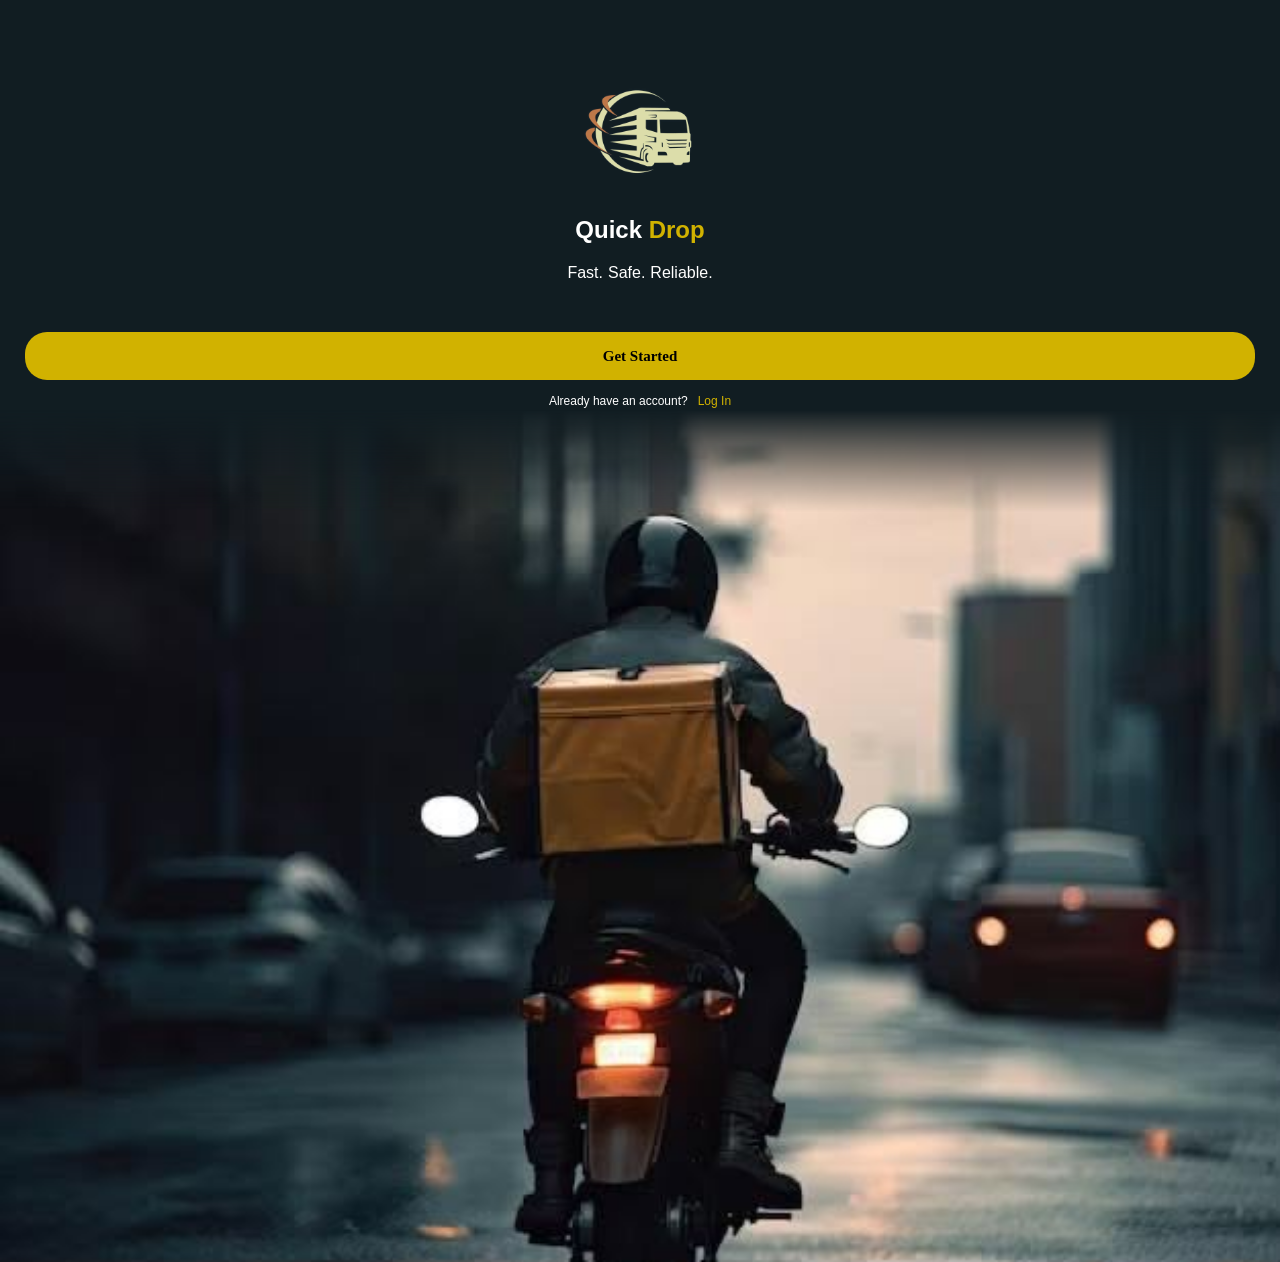
<file: index.html>
<!DOCTYPE html>
<html>
  <head>
    <meta charset="UTF8">
    <meta name="viewport" content="width=device-width, initial-scale=1.0">
    <title>
      Quick- Drop
    </title>
    <link rel="stylesheet" href="open-page.css">
  </head>
  <body style="margin: 0;">
    <div class="open-page-container">
      <section class="first-section-open-page">
        <img class="logistic-logo" src="images/f264d269-b7c5-4185-a832-a4b4c445e74c.jpg" alt="Delivery truck logo">
        <h1 class="brand-name">
          Quick <span class="b-n-span">Drop</span>
        </h1>
        <div class="slogan-container">
          <p class="brand-slogan">
            Fast.
          </p>
          <p class="brand-slogan">
            Safe.
          </p>
          <p class="brand-slogan">
            Reliable.
          </p>
        </div>
      </section>
      <section class="third-section-open-page">
        <section class="second-section-open-page">
          <a class="get-started" href="login.html#signup">
            Get Started
          </a>
          <div class="login-container">
            <p class="if-you-have-an-account">
              Already have an account?
            </p>
            <a class="login" href="login.html">Log In</a>
          </div>
        </section>
        <img class="open-page-hero-image" src="images/b937d7ac-d3d4-4a0b-a6aa-92dd03483c29.jpg" alt="Quick Drop delivery service">
      </section>
    </div>
  </body>
</html>
</file>
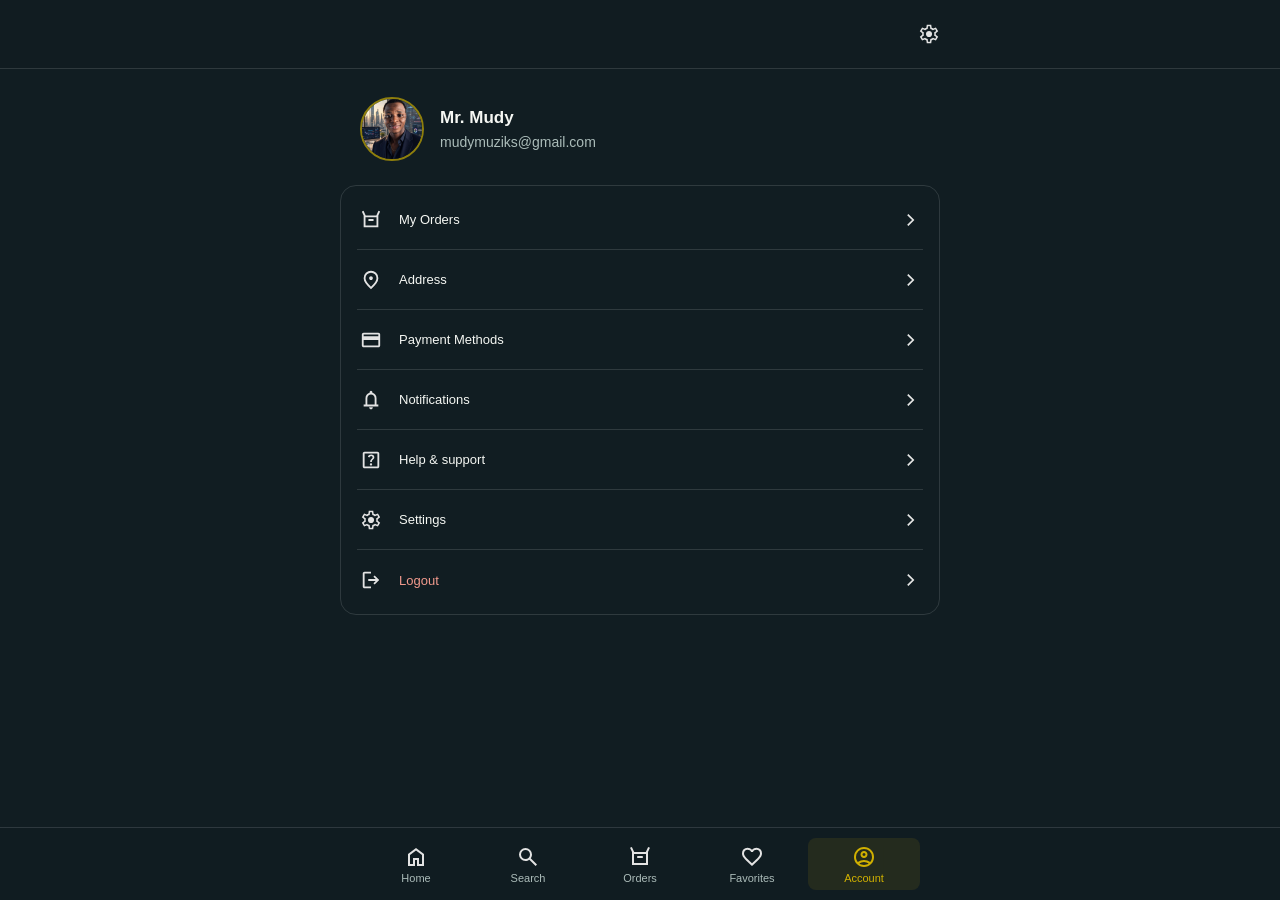
<file: account.html>
<!DOCTYPE html>
<html>
  <head>
    <meta charset="UTF-8">
    <meta name="viewport" content="width=device-width, initial-scale=1.0">
    <title>Account-Page</title>
    <link rel="stylesheet" href="account.css">
  </head>
  <body>
    <header class="account-header">
      <div class="account-header-content">
        <img class="account-settings-icon" src="images/logistic navs/settings_37dp_E3E3E3_FILL0_wght400_GRAD0_opsz40.svg" alt="Settings">
      </div>
    </header>

    <main>
      <div class="account-content">
        <section class="account-profile" aria-label="Profile">
          <div class="account-avatar-wrap">
            <img class="account-avatar" src="images/0f3cef7f-cca3-482f-bbc7-264b839abbe5.jpg" alt="">
          </div>
          <div class="account-profile-details">
            <p class="account-name">Mr. Mudy</p>
            <a class="account-email" href="mailto:mudymuziks@gmail.com">mudymuziks@gmail.com</a>
          </div>
        </section>
        <section class="account-menu" aria-label="Account options">
          <div class="account-menu-list">
            <a class="account-menu-item" href="#orders">
              <span class="account-menu-icon"><img src="images/logistic navs/orders_24dp_E3E3E3_FILL0_wght400_GRAD0_opsz24.svg" alt=""></span>
              <span class="account-menu-label">My Orders</span>
              <span class="account-menu-trailing"><img src="images/logistic navs/keyboard_arrow_right_37dp_E3E3E3_FILL0_wght400_GRAD0_opsz40.svg" alt=""></span>
            </a>
            <a class="account-menu-item" href="#address">
              <span class="account-menu-icon"><img src="images/logistic navs/location_on_24dp_E3E3E3_FILL0_wght400_GRAD0_opsz24.svg" alt=""></span>
              <span class="account-menu-label">Address</span>
              <span class="account-menu-trailing"><img src="images/logistic navs/keyboard_arrow_right_37dp_E3E3E3_FILL0_wght400_GRAD0_opsz40.svg" alt=""></span>
            </a>
            <a class="account-menu-item" href="#payment-methods">
              <span class="account-menu-icon"><img src="images/logistic navs/credit_card_24dp_E3E3E3_FILL0_wght400_GRAD0_opsz24.svg" alt=""></span>
              <span class="account-menu-label">Payment Methods</span>
              <span class="account-menu-trailing"><img src="images/logistic navs/keyboard_arrow_right_37dp_E3E3E3_FILL0_wght400_GRAD0_opsz40.svg" alt=""></span>
            </a>
            <a class="account-menu-item" href="#notifications">
              <span class="account-menu-icon"><img src="images/logistic navs/notifications_24dp_E3E3E3_FILL0_wght400_GRAD0_opsz24.svg" alt=""></span>
              <span class="account-menu-label">Notifications</span>
              <span class="account-menu-trailing"><img src="images/logistic navs/keyboard_arrow_right_37dp_E3E3E3_FILL0_wght400_GRAD0_opsz40.svg" alt=""></span>
            </a>
            <a class="account-menu-item" href="#help">
              <span class="account-menu-icon"><img src="images/logistic navs/help_center_24dp_E3E3E3_FILL0_wght400_GRAD0_opsz24.svg" alt=""></span>
              <span class="account-menu-label">Help &amp; support</span>
              <span class="account-menu-trailing"><img src="images/logistic navs/keyboard_arrow_right_37dp_E3E3E3_FILL0_wght400_GRAD0_opsz40.svg" alt=""></span>
            </a>
            <a class="account-menu-item" href="#settings">
              <span class="account-menu-icon"><img src="images/logistic navs/settings_37dp_E3E3E3_FILL0_wght400_GRAD0_opsz40.svg" alt=""></span>
              <span class="account-menu-label">Settings</span>
              <span class="account-menu-trailing"><img src="images/logistic navs/keyboard_arrow_right_37dp_E3E3E3_FILL0_wght400_GRAD0_opsz40.svg" alt=""></span>
            </a>
            <a class="account-menu-item account-logout" href="login.html" data-logout>
              <span class="account-menu-icon"><img src="images/logistic navs/logout_24dp_E3E3E3_FILL0_wght400_GRAD0_opsz24.svg" alt=""></span>
              <span class="account-menu-label">Logout</span>
              <span class="account-menu-trailing"><img src="images/logistic navs/keyboard_arrow_right_37dp_E3E3E3_FILL0_wght400_GRAD0_opsz40.svg" alt=""></span>
            </a>
          </div>
        </section>
      </div>
    </main>

    
    <nav class="bottom-navigation" aria-label="Primary navigation">
      <div class="bottom-navigation-items">
        <a class="bottom-navigation-item" href="home-page.html">
          <img class="bottom-navigation-icon" src="images/logistic navs/home_24dp_E3E3E3_FILL0_wght400_GRAD0_opsz24.svg" alt="">
          <span class="bottom-navigation-label">Home</span>
        </a>
        <a class="bottom-navigation-item" href="home-page.html#search">
          <img class="bottom-navigation-icon" src="images/logistic navs/search_24dp_E3E3E3_FILL0_wght400_GRAD0_opsz24.svg" alt="">
          <span class="bottom-navigation-label">Search</span>
        </a>
        <a class="bottom-navigation-item" href="home-page.html#orders">
          <img class="bottom-navigation-icon" src="images/logistic navs/orders_24dp_E3E3E3_FILL0_wght400_GRAD0_opsz24.svg" alt="">
          <span class="bottom-navigation-label">Orders</span>
        </a>
        <a class="bottom-navigation-item" href="home-page.html#favorites">
          <img class="bottom-navigation-icon" src="images/logistic navs/favorite_24dp_E3E3E3_FILL0_wght400_GRAD0_opsz24.svg" alt="">
          <span class="bottom-navigation-label">Favorites</span>
        </a>
        <a class="bottom-navigation-item active-navigation-item" href="account.html" aria-current="page">
          <img class="bottom-navigation-icon" src="images/logistic navs/account_circle_24dp_E3E3E3_FILL0_wght400_GRAD0_opsz24.svg" alt="">
          <span class="bottom-navigation-label">Account</span>
        </a>
      </div>
    </nav>
    <script src="account.js"></script>
  </body>
</html>
</file>
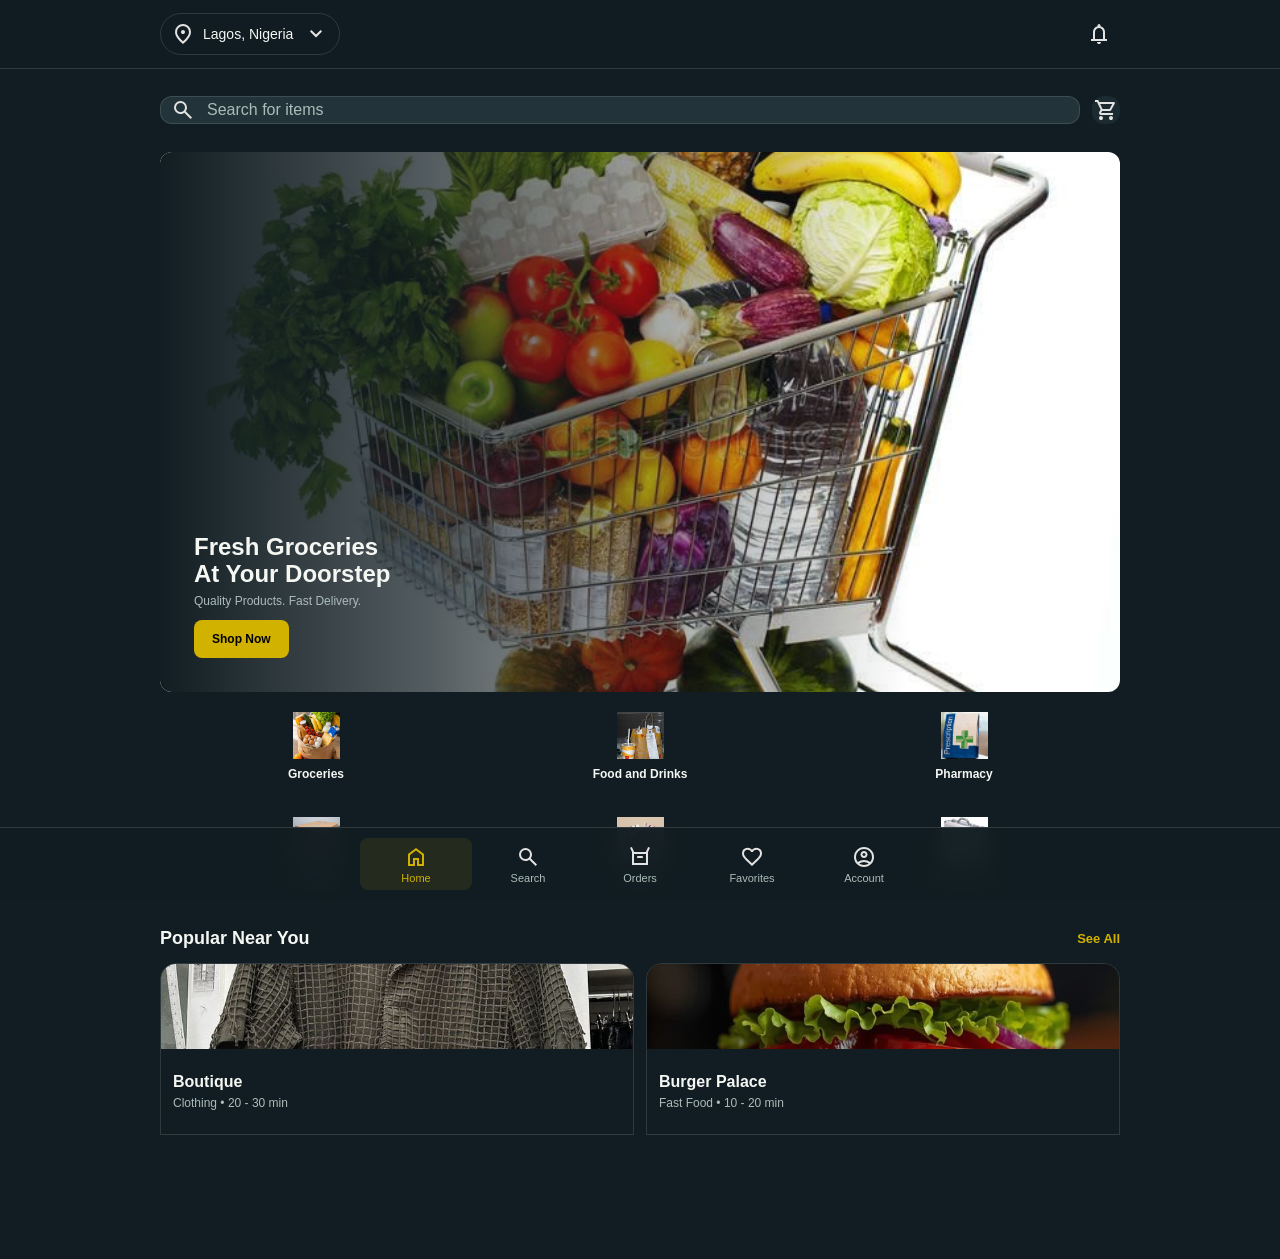
<file: home-page.html>
<!DOCTYPE html>
<html>
  <head>
    <meta charset="UTF-8">
    <meta name="viewport" content="width=device-width, initial-scale=1.0">
    <title>
      Home-Page
    </title>
    <link rel="stylesheet" href="home.css">
  </head>
  <body>
    <header class="home-header">
      <div class="home-header-content">
        <section class="location-section">
          <div class="location-selector">
            <img class="location-icon" src="images/logistic navs/location_on_24dp_E3E3E3_FILL0_wght400_GRAD0_opsz24.svg" alt="Location">
            <span class="location-name">Lagos, Nigeria</span>
            <button class="location-dropdown-button" type="button" aria-label="Choose your Nigerian city" aria-expanded="false" aria-controls="city-menu">
              <img class="location-dropdown-icon" src="images/logistic navs/keyboard_arrow_down_24dp_E3E3E3_FILL0_wght400_GRAD0_opsz24.svg" alt="">
            </button>
            <div class="city-menu" id="city-menu" role="listbox" aria-label="Nigerian cities">
              <button class="city-option selected-city" type="button" role="option" aria-selected="true" data-city="Lagos, Nigeria">Lagos, Nigeria</button>
              <button class="city-option" type="button" role="option" aria-selected="false" data-city="Abuja, Nigeria">Abuja, Nigeria</button>
              <button class="city-option" type="button" role="option" aria-selected="false" data-city="Ibadan, Nigeria">Ibadan, Nigeria</button>
              <button class="city-option" type="button" role="option" aria-selected="false" data-city="Port Harcourt, Nigeria">Port Harcourt, Nigeria</button>
              <button class="city-option" type="button" role="option" aria-selected="false" data-city="Kano, Nigeria">Kano, Nigeria</button>
              <button class="city-option" type="button" role="option" aria-selected="false" data-city="Benin City, Nigeria">Benin City, Nigeria</button>
              <button class="city-option" type="button" role="option" aria-selected="false" data-city="Enugu, Nigeria">Enugu, Nigeria</button>
            </div>
          </div>
        </section>
        <section class="notification-section">
          <img class="notification-icon" src="images/logistic navs/notifications_24dp_E3E3E3_FILL0_wght400_GRAD0_opsz24.svg" alt="Notifications">
        </section>
      </div>
    </header>

    <main class="home-main">
      <div class="home-content">
        <section class="search-section" id="search" aria-label="Search products and stores">
          <div class="search-container">
            <div class="search-input-container">
              <img class="search-icon" src="images/logistic navs/search_24dp_E3E3E3_FILL0_wght400_GRAD0_opsz24.svg" alt="Search">
              <input class="search-input" type="search" placeholder="Search for items" aria-label="Search for items">
            </div>
          </div>
          <div class="cart-container">
            <img class="cart-icon" src="images/logistic navs/shopping_cart_24dp_E3E3E3_FILL0_wght400_GRAD0_opsz24.svg" alt="Shopping cart">
          </div>
        </section>


        <section class="promo-section">
          <div class="featured-promo-container">
            <img class="featured-promo-image" src="images/for home/49cfdb4f-94a4-46c2-b6d6-3da782d354d7.jpg" alt="Featured delivery offer">

            <div class="featured-promo-content">
              <h3 class="featured-promo-title">Fresh Groceries<br>At Your Doorstep</h3>
              <p class="featured-promo-description">Quality Products. Fast Delivery.</p>
              <button class="featured-promo-button" type="button">Shop Now</button>
            </div>
          </div>


          <div class="promo-grid">
            <div class="promo-card promo-card-one">
              <img class="promo-image" src="images/for home/734d681b-d34c-47ec-b3e1-96ca08c65d96.jpg" alt="Delivery offer">
              <p class="promo-card-name">Groceries</p>
            </div>

            <div class="promo-card promo-card-two">
              <img class="promo-image" src="images/for home/860cfc65-ab24-4aba-a5df-177d65a6602d.jpg" alt="Delivery offer">
              <p class="promo-card-name">Food and Drinks</p>
            </div>

            <div class="promo-card promo-card-three">
              <img class="promo-image" src="images/for home/01606cce-df94-4ba6-a603-e238a24326db.jpg" alt="Delivery offer">
              <p class="promo-card-name">Pharmacy</p>
            </div>

            <div class="promo-card promo-card-four">
              <img class="promo-image" src="images/for home/92784eff-bc96-4226-927d-33b035bec6b9.jpg" alt="Delivery offer">
              <p class="promo-card-name">Packages</p>
            </div>

            <div class="promo-card promo-card-five">
              <img class="promo-image" src="images/for home/68d859fc-eac9-4c61-a119-ff4f36ea73e1.jpg" alt="Delivery offer">
              <p class="promo-card-name">Retails</p>
            </div>

            <div class="promo-card promo-card-six">
              <img class="promo-image" src="images/for home/d65db220-2750-441e-b793-56e176d4379f.jpg" alt="Delivery offer">
              <p class="promo-card-name">Documents</p>
            </div>
          </div>
        </section>
        <section class="popular-section">
          <div class="popular-section-header">
            <div class="popular-title">Popular Near You</div>
            <div class="see-all-link">See All</div>
          </div>
          <div class="popular-items-grid">

            <div class="popular-item popular-item-one">
              <div class="popular-item-image-container">
                <img class="popular-item-image" src="images/9b473279-ccb8-4645-85fa-ec7adfeac8a8.jpg" alt="Popular delivery item">
              </div>
              <div class="popular-item-details">
                <h3 class="popular-item-title">Boutique</h3>
                <p class="popular-item-meta">Clothing &#8226; 20 &hyphen; 30 min</p>
              </div>
            </div>

            <div class="popular-item popular-item-two">
              <div class="popular-item-image-container">
                <img class="popular-item-image" src="images/65883f9b-2f98-4f94-b65c-7df1794b003d.jpg" alt="Popular delivery item">
              </div>
              <div class="popular-item-details">
                <h3 class="popular-item-title">Burger Palace</h3>
                <p class="popular-item-meta">Fast Food &#8226; 10 &hyphen; 20 min</p>
              </div>
            </div>
          </div>
        </section>

      </div>
    </main>

    <nav class="bottom-navigation" aria-label="Primary navigation">
      <div class="bottom-navigation-items">
        <a class="bottom-navigation-item active-navigation-item" href="home-page.html" aria-current="page">
          <img class="bottom-navigation-icon" src="images/logistic navs/home_24dp_E3E3E3_FILL0_wght400_GRAD0_opsz24.svg" alt="">
          <span class="bottom-navigation-label">Home</span>
        </a>
        <a class="bottom-navigation-item" href="#search">
          <img class="bottom-navigation-icon" src="images/logistic navs/search_24dp_E3E3E3_FILL0_wght400_GRAD0_opsz24.svg" alt="">
          <span class="bottom-navigation-label">Search</span>
        </a>
        <a class="bottom-navigation-item" href="#orders">
          <img class="bottom-navigation-icon" src="images/logistic navs/orders_24dp_E3E3E3_FILL0_wght400_GRAD0_opsz24.svg" alt="">
          <span class="bottom-navigation-label">Orders</span>
        </a>
        <a class="bottom-navigation-item" href="#favorites">
          <img class="bottom-navigation-icon" src="images/logistic navs/favorite_24dp_E3E3E3_FILL0_wght400_GRAD0_opsz24.svg" alt="">
          <span class="bottom-navigation-label">Favorites</span>
        </a>
        <a class="bottom-navigation-item" href="account.html">
          <img class="bottom-navigation-icon" src="images/logistic navs/account_circle_24dp_E3E3E3_FILL0_wght400_GRAD0_opsz24.svg" alt="">
          <span class="bottom-navigation-label">Account</span>
        </a>
      </div>
    </nav>
    <script src="home.js"></script>
  </body>
</html>
</file>
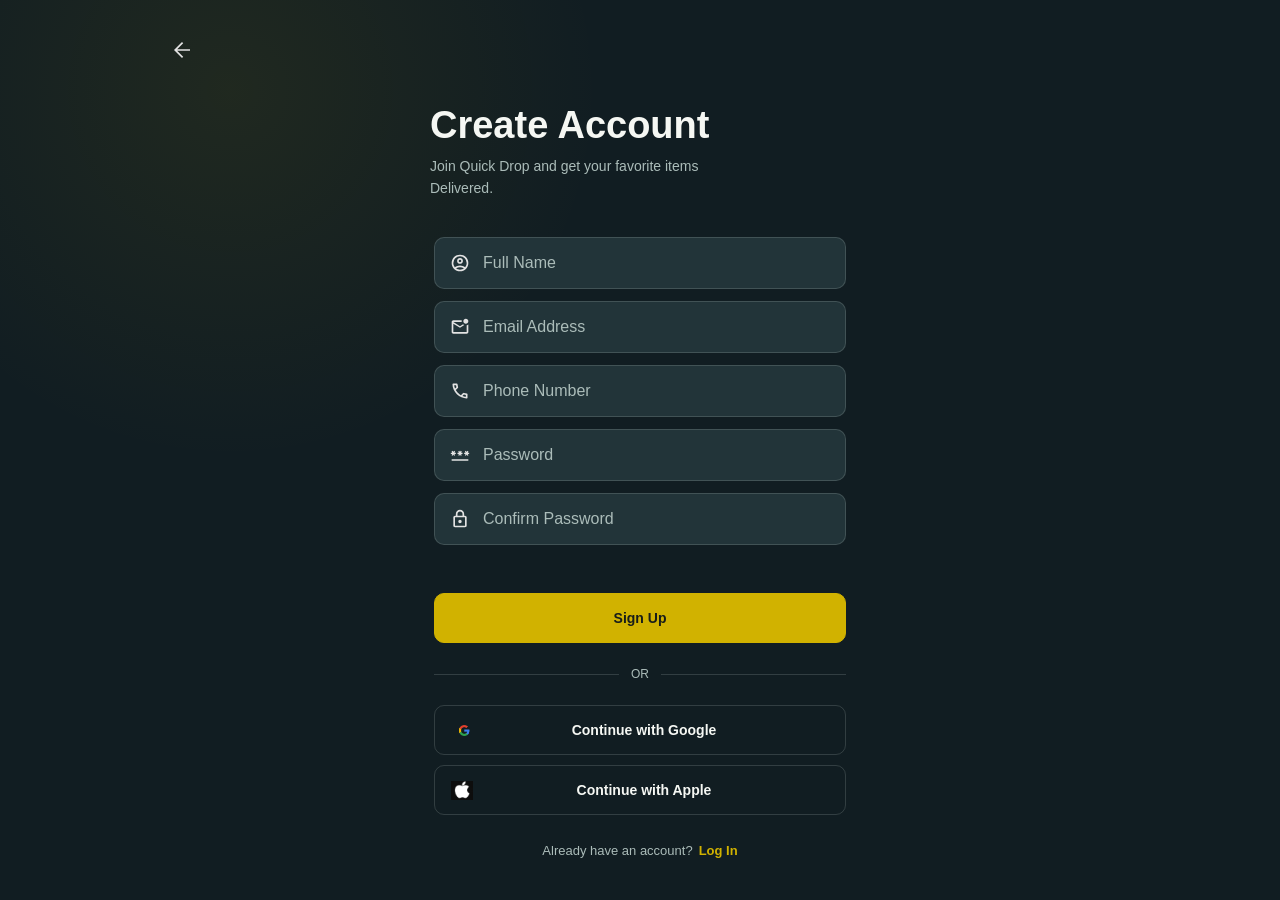
<file: login.html>
<!DOCTYPE html>
<html>
  <head>
    <meta charset="UTF-8">
    <meta name="viewport" content="width=device-width, initial-scale=1.0">
    <title>Login-Page</title>
    <link rel="stylesheet" href="login.css">
    <script src="login.js" defer></script>
  </head>
  <body>
    <header class="login-header">
      <a class="back-button-container" href="index.html" aria-label="Go back to the home page">
        <img class="back-button-icon" src="images/logistic navs/arrow_back_37dp_E3E3E3_FILL0_wght400_GRAD0_opsz40.svg" alt="">
      </a>
    </header>

    <main class="login-main">
      <div class="login-page-container">
        <section class="account-intro-section">
          <div class="account-intro-content">
            <h2 class="account-title">Create Account</h2>
            <p class="account-description">Join Quick Drop and get your favorite items Delivered.</p>
          </div>
        </section>
        <form class="account-form-section" id="account-form">
          <div class="placeholder-container">
            <div class="account-form-fields">
              <div class="form-field full-name-field">
                <div class="input-with-icon">
                  <img class="input-icon" src="images/logistic navs/account_circle_24dp_E3E3E3_FILL0_wght400_GRAD0_opsz24.svg" alt="">
                  <input class="full-name-input" type="text" placeholder="Full Name" autocomplete="name">
                </div>
              </div>
              <div class="form-field email-field">
                <div class="input-with-icon">
                  <img class="input-icon" src="images/logistic navs/mark_email_unread_24dp_E3E3E3_FILL0_wght400_GRAD0_opsz24.svg" alt="">
                  <input class="email-input" type="email" placeholder="Email Address" autocomplete="email" required>
                </div>
              </div>
              <div class="form-field phone-field">
                <div class="input-with-icon">
                  <img class="input-icon" src="images/logistic navs/call_24dp_E3E3E3_FILL0_wght400_GRAD0_opsz24.svg" alt="">
                  <input class="phone-input" type="tel" placeholder="Phone Number" autocomplete="tel">
                </div>
              </div>
              <div class="form-field password-field">
                <div class="input-with-icon">
                  <img class="input-icon" src="images/logistic navs/password_24dp_E3E3E3_FILL0_wght400_GRAD0_opsz24.svg" alt="">
                  <input class="password-input" type="password" placeholder="Password" autocomplete="new-password" required>
                </div>
              </div>
              <div class="form-field confirm-password-field">
                <div class="input-with-icon">
                  <img class="input-icon" src="images/logistic navs/lock_24dp_E3E3E3_FILL0_wght400_GRAD0_opsz24.svg" alt="">
                  <input class="confirm-password-input" type="password" placeholder="Confirm Password" autocomplete="new-password">
                </div>
              </div>
            </div>
          </div>
        </form>

        <section class="signup-section">
          <div class="signup-button-container">
            <button class="signup-button" type="submit" form="account-form">Sign Up</button>
          </div>
          <div class="divider-container">
            <hr class="divider-line"> <p class="divider-text">or</p> <hr class="divider-line">
          </div>
        </section>

        <section class="social-signup-section">
          <button class="google-signup-button" type="button">
            <img class="social-icon google-icon" src="images/google-logo-transparent.png" alt="">
            <span>Continue with Google</span>
          </button>
          <button class="apple-signup-button" type="button">
            <img class="social-icon apple-icon" src="images/png-transparent-apple-logo-new-york-city-brand-computer-apple-company-computer-logo.png" alt="">
            <span>Continue with Apple</span>
          </button>
        </section>
        
        <section class="existing-account-section">
          <div class="existing-account-content">
            <p class="existing-account-text">Already have an account?</p>
            <a class="login-link" href="#login">Log In</a>
          </div>
        </section>
      </div>
    </main>
  </body>
</html>
</file>
<file: open-page.css>
* {
  box-sizing: border-box;
}

body {
	min-height: 100vh;
	min-height: 100svh;
	background-color: rgb(17, 29, 34);
	overflow-x: hidden;
}

.open-page-container {
  display: flex;
  flex-direction: column;
  align-items: center;
  width: 100%;
	min-height: 100vh;
	min-height: 100svh;
	height: auto;
	margin-top: 0;
	padding-top: clamp(28px, 8vh, 100px);
}


.first-section-open-page {
  display: flex;
  flex-direction: column;
  align-items: center;
}

.logistic-logo {
  width: 128px;
  height: 128px;
  aspect-ratio: 1 / 1;
  margin-bottom: 16px;
  object-fit: contain;
  filter: invert(1);
  mix-blend-mode: screen;
}

.brand-name {
  font-family: Roboto, Arial;
  margin: 0 0 20px 0;
  color: white;
}

.brand-name span {
  color: rgb(209, 178, 0);
}

.brand-slogan {
  font-family: Roboto, Arial;
  margin: 0 0 50px 0;
  color: white;
  font-size: 16px;
}

.slogan-container {
  display: flex;
  gap: 5px;
}

.second-section-open-page {
  display: flex;
  flex-direction: column;
  gap: 6px;
  margin: 0 25px;
}

.get-started {
	display: inline-flex;
	align-items: center;
	justify-content: center;
  min-width: 180px;
  min-height: 48px;
  padding-inline: 24px;
  padding-block: 15px;
  border-radius: 22px;
  border: none;
  background-color: rgb(209, 178, 0);
  color: rgb(0, 0, 0);
  font-size: 15px;
	font-weight: bold;
	text-align: center;
	text-decoration: none;
  line-height: 1.2;
  cursor: pointer;
  transition: background-color 160ms ease, transform 160ms ease;
}

.get-started:hover {
  background-color: rgb(231, 199, 25);
}

.get-started:active {
  transform: translateY(1px);
}

.if-you-have-an-account {
  color: white;
  font-family: Arial, Helvetica, sans-serif;
  font-size: 12px;
  margin: 8px 0 1.5px 0;
}

.login {
  color: rgb(209, 178, 0);
  font-family: Arial, Helvetica, sans-serif;
  font-size: 12px;
  margin: 8px 0 1.5px 0;
  cursor: pointer;
  text-decoration: none;
}

.login:hover,
.login:focus-visible {
  text-decoration: underline;
}

.login-container {
  display: flex;
  justify-content: center;
  align-items: center;
  gap: 10px;
}

.location-dropdown-icon {
  width: 24px;
  height: 24px;
  transform: rotate(90deg);
}

.third-section-open-page {
  position: relative;
  width: 100%;
  flex: 1;
  min-height: 0;
  background-color: rgb(17, 29, 34);
  overflow: visible;
}

.open-page-hero-image {
  width: 100%;
  height: 100%;
  display: block;
  object-fit: cover;
  object-position: center;
  -webkit-mask-image: linear-gradient(to bottom, transparent 0%, black 12%, black 100%);
  mask-image: linear-gradient(to bottom, transparent 0%, black 12%, black 100%);
}

@media (max-width: 600px) {
  .open-page-container {
		min-height: 100vh;
		min-height: 100svh;
		height: auto;
		padding-top: max(28px, env(safe-area-inset-top));
  }

  .first-section-open-page {
    width: 100%;
  }

  .logistic-logo {
    width: clamp(82px, 24vw, 100px);
    height: clamp(82px, 24vw, 100px);
  }

  .brand-name {
    font-size: 42px;
    line-height: 1;
    margin-bottom: 18px;
  }

  .brand-slogan {
    margin-bottom: 25px;
    font-size: 14px;
  }

  .slogan-container {
    gap: 8px;
  }

  .third-section-open-page {
    display: flex;
    flex: 1;
    flex-direction: column;
		min-height: 300px;
    margin-top: 25px;
  }

  .second-section-open-page {
    position: static;
    width: calc(100% - 40px);
    align-items: center;
    gap: 12px;
    margin-inline: 20px;
  }

  .get-started {
    width: 100%;
    min-height: 54px;
    padding: 14px 24px;
    font-size: 16px;
  }

  .login-container {
    gap: 8px;
    white-space: nowrap;
  }

  .open-page-hero-image {
		flex: 1;
		min-height: 180px;
		height: auto;
  }

  .if-you-have-an-account,
  .login {
    font-size: 13px;
  }
}

@media (max-width: 380px) {
  .brand-name {
    font-size: 36px;
  }

  .slogan-container {
    gap: 5px;
  }

  .if-you-have-an-account,
  .login {
    font-size: 12px;
  }
}
</file>
<file: account.css>
:root {
  --account-page: rgb(17, 29, 34);
  --account-surface: rgb(27, 43, 48);
  --account-text: rgb(245, 247, 243);
  --account-muted: rgb(171, 188, 185);
  --account-accent: rgb(209, 178, 0);
  --account-border: rgba(224, 235, 231, 0.14);
}

* {
  box-sizing: border-box;
}

body {
  min-height: 100vh;
  margin: 0;
  background: var(--account-page);
  color: var(--account-text);
  font-family: "Trebuchet MS", Arial, sans-serif;
}

.account-header {
  border-bottom: 1px solid var(--account-border);
  background: rgba(17, 29, 34, 0.96);
}

.account-header-content,
.account-content {
  width: min(100% - 32px, 600px);
  margin: 0 auto;
}

.account-header-content {
  display: flex;
  min-height: 68px;
  align-items: center;
  justify-content: space-between;
}

.account-page-title {
  margin: 0;
  font-size: 20px;
}

.account-settings-icon {
  width: 22px;
  height: 28px;
  margin-left: auto;
  cursor: pointer;
}

.account-content {
  padding: 28px 0 120px;
}

.account-profile {
  display: flex;
  align-items: center;
  gap: 16px;
  margin-bottom: 24px;
  padding-left: 20px;
}

.account-avatar-wrap {
  flex: 0 0 64px;
  width: 64px;
  height: 64px;
  overflow: hidden;
  border: 2px solid rgba(209, 178, 0, 0.65);
  border-radius: 50%;
}

.account-avatar {
  display: block;
  width: 100%;
  height: 100%;
  object-fit: cover;
}

.account-profile-details {
  min-width: 0;
}

.account-name {
  margin: 0 0 5px;
  font-size: 17px;
  font-weight: 700;
  width: fit-content;
}

.account-email {
  color: var(--account-muted);
  font-size: 14px;
  text-decoration: none;
  overflow-wrap: anywhere;
}

.account-email:hover {
  color: var(--account-accent);
}

.account-menu {
  overflow: hidden;
  border: 1px solid var(--account-border);
  border-radius: 16px;
}

.account-menu-list {
  padding: 4px 16px;
}

.account-menu-item {
  display: grid;
  min-height: 60px;
  grid-template-columns: 28px minmax(0, 1fr) 24px;
  align-items: center;
  gap: 14px;
  border-bottom: 1px solid var(--account-border);
  color: var(--account-text);
  text-decoration: none;
  transition: color 150ms ease, background-color 150ms ease;
}

.account-menu-item:last-child {
  border-bottom: 0;
}

.account-menu-item:hover,
.account-menu-item:focus-visible {
  color: var(--account-accent);
  outline: none;
}

.account-menu-icon,
.account-menu-trailing {
  display: grid;
  place-items: center;
}

.account-menu-icon img {
  width: 22px;
  height: 24px;
}

.account-menu-trailing img {
  width: 24px;
  height: 24px;
}

.account-menu-label {
  font-size: 13px;
}

.account-logout {
  color: #f19a8d;
}

.bottom-navigation {
  position: fixed;
  bottom: 0;
  left: 0;
  z-index: 20;
  width: 100%;
  padding: 10px 16px calc(10px + env(safe-area-inset-bottom));
  border-top: 1px solid var(--account-border);
  background: rgba(17, 29, 34, 0.96);
  backdrop-filter: blur(10px);
}

.bottom-navigation-items {
  display: grid;
  grid-template-columns: repeat(5, minmax(0, 1fr));
  width: min(100%, 560px);
  margin: 0 auto;
}

.bottom-navigation-item {
  display: flex;
  min-height: 52px;
  flex-direction: column;
  align-items: center;
  justify-content: center;
  gap: 4px;
  border-radius: 8px;
  color: var(--account-muted);
  font-size: 11px;
  text-decoration: none;
  transition: color 160ms ease, background-color 160ms ease;
}

.bottom-navigation-item:hover,
.bottom-navigation-item:focus-visible,
.active-navigation-item {
  background: rgba(209, 178, 0, 0.1);
  color: var(--account-accent);
}

.bottom-navigation-item:hover .bottom-navigation-icon,
.bottom-navigation-item:focus-visible .bottom-navigation-icon,
.active-navigation-item .bottom-navigation-icon,
.bottom-navigation-item[aria-current="page"] .bottom-navigation-icon {
  filter: brightness(0) saturate(100%) invert(72%) sepia(99%) saturate(1861%) hue-rotate(9deg) brightness(92%) contrast(101%);
}

.bottom-navigation-icon {
  width: 24px;
  height: 24px;
}

.bottom-navigation-label {
  line-height: 1;
}

@media (max-width: 480px) {
  .account-header-content,
  .account-content {
    width: min(100% - 24px, 600px);
  }

  .account-content {
    padding-top: 20px;
  }

  .account-profile {
    gap: 12px;
    padding-left: 20px;
  }

  .account-menu-list {
    padding: 2px 12px;
  }

  .account-menu-item {
    min-height: 56px;
  }

  .bottom-navigation {
    padding-right: 8px;
    padding-left: 8px;
  }

  .bottom-navigation-label {
    font-size: 9px;
  }
}
</file>
<file: home.css>
:root {
	--page-background: rgb(17, 29, 34);
	--surface-background: rgb(27, 43, 48);
	--field-background: rgb(34, 52, 57);
	--text-color: rgb(245, 247, 243);
	--muted-text: rgb(171, 188, 185);
	--accent-color: rgb(209, 178, 0);
	--border-color: rgba(224, 235, 231, 0.14);
}

* {
	box-sizing: border-box;
}

body {
	min-height: 100vh;
	margin: 0;
	background-color: var(--page-background);
	color: var(--text-color);
	font-family: "Trebuchet MS", Arial, sans-serif;
	overflow-x: hidden;
}

.home-header {
	position: fixed;
	top: 0;
	left: 0;
	z-index: 10;
	width: 100%;
	border-bottom: 1px solid var(--border-color);
	background-color: rgba(17, 29, 34, 0.96);
	backdrop-filter: blur(8px);
}

.home-header-content,
.home-content {
	width: min(100% - 32px, 960px);
	margin: 0 auto;
}

.home-header-content {
	display: flex;
	justify-content: space-between;
	align-items: center;
	min-height: 68px;
}

.location-section {
	flex: 0 0 auto;
}

.location-selector,
.notification-section,
.search-section,
.popular-section-header {
	display: flex;
	align-items: center;
}

.location-selector {
	position: relative;
	display: flex;
	align-items: center;
	gap: 8px;
	min-height: 42px;
	padding: 6px 10px;
	border: 1px solid var(--border-color);
	border-radius: 24px;
	color: var(--text-color);
	font-size: 14px;
	white-space: nowrap;
}

.location-icon,
.location-dropdown-icon,
.notification-icon,
.search-icon,
.cart-icon {
	width: 24px;
	height: 24px;
}

.location-dropdown-icon {
	margin-left: 2px;
	pointer-events: none;
}

.location-dropdown-button {
	display: grid;
	width: 28px;
	height: 28px;
	margin-left: auto;
	padding: 0;
	place-items: center;
	border: 0;
	border-radius: 50%;
	background: transparent;
	cursor: pointer;
}

.location-dropdown-button:hover,
.location-dropdown-button:focus-visible {
	background-color: rgba(209, 178, 0, 0.12);
	outline: none;
}

.city-menu {
	position: absolute;
	top: calc(100% + 8px);
	right: 0;
	display: none;
	min-width: 190px;
	padding: 6px;
	border: 1px solid var(--border-color);
	border-radius: 10px;
	background-color: var(--surface-background);
	box-shadow: 0 14px 30px rgba(0, 0, 0, 0.3);
}

.location-selector.city-menu-open .city-menu {
	display: grid;
}

.city-option {
	padding: 9px 10px;
	border: 0;
	border-radius: 6px;
	background: transparent;
	color: var(--text-color);
	font: inherit;
	font-size: 13px;
	text-align: left;
	cursor: pointer;
}

.city-option:hover,
.city-option.selected-city {
	background-color: rgba(209, 178, 0, 0.14);
	color: var(--accent-color);
}

.city-option.selected-city::after {
	float: right;
	content: "✓";
}

.search-icon {
	margin-left: -4px;
}

.notification-section,
.cart-container {
	display: grid;
	width: 42px;
	height: 42px;
	place-items: center;
	border: 1px solid transparent;
	border-radius: 50%;
	cursor: pointer;
	transition: border-color 160ms ease, background-color 160ms ease;
}

.notification-section:hover,
.cart-container:hover {
	border-color: var(--border-color);
	background-color: rgba(209, 178, 0, 0.08);
}

.home-main {
	padding: 96px 0 124px;
}

.search-section {
	display: flex;
	align-items: center;
	gap: 12px;
	margin-bottom: 28px;
}

.search-container {
	flex: 1 1 auto;
	min-width: 0;
}

.search-input-container {
	display: flex;
	align-items: center;
	gap: 10px;
	min-height: 28px;
	padding: 0 14px;
	border: 1px solid var(--border-color);
	border-radius: 12px;
	background-color: var(--field-background);
}

.search-input {
	width: 100%;
	border: 0;
	outline: 0;
	background: transparent;
	color: var(--text-color);
	font: inherit;
	font-size: 16px;
}

.search-input::placeholder {
	color: var(--muted-text);
}

.cart-container {
	flex: 0 0 28px;
	width: 28px;
	height: 28px;
	border-radius: 12px;
	background-color: var(--surface-background);
}

.promo-section {
	display: grid;
	grid-template-columns: minmax(0, 1fr);
	gap: 12px;
	margin-bottom: 34px;
}

.featured-promo-container,
.promo-card,
.popular-item {
	overflow: hidden;
	border-radius: 12px;
	background-color: transparent;
}

.featured-promo-container,
.promo-card {
	border-radius: 0;
}

.featured-promo-container {
	border-radius: 12px;
}

.featured-promo-container {
	position: relative;
	aspect-ratio: 16 / 9;
}

.featured-promo-container::after {
	position: absolute;
	inset: 0;
	background: linear-gradient(90deg, var(--page-background) 0%, rgba(17, 29, 34, 0.72) 28%, transparent 78%);
	content: "";
	pointer-events: none;
}

.featured-promo-image {
	display: block;
	width: 100%;
	height: 100%;
	object-fit: cover;
	object-position: right center;
}

.featured-promo-content {
	position: absolute;
	bottom: 18px;
	left: 18px;
	width: min(55%, 280px);
	padding: 16px;
	border: 0;
	background: transparent;
	z-index: 1;
}

.featured-promo-title {
	max-width: 230px;
	margin: 0 0 6px;
	font-size: clamp(16px, 2vw, 24px);
	font-weight: 700;
	line-height: 1.15;
} 

.featured-promo-description {
	margin: 0 0 12px;
	color: var(--muted-text);
	font-size: 12px;
}

.featured-promo-button {
	padding: 12px 18px;
	border: 0;
	border-radius: 8px;
	background-color: var(--accent-color);
	color: rgb(0, 0, 0);
	font: inherit;
	font-size: 12px;
	font-weight: bold;
	cursor: pointer;
}

.promo-image {
	display: block;
	width: 47px;
	height: 47px;
	max-width: 100%;
	object-fit: cover;
	border-radius: 0;
	background-color: transparent;
}

.popular-item-image {
	display: block;
	width: 100%;
	height: 100%;
	object-fit: cover;
  cursor: pointer;
}

.promo-grid {
	display: grid;
	grid-template-columns: repeat(3, minmax(0, 1fr));
	column-gap: 12px;
	row-gap: 20px;
}

.promo-card {
	display: flex;
	flex-direction: column;
	align-items: center;
	gap: 8px;
	padding: 8px;
	border: 0;
	border-radius: 0;
	background-color: transparent;
}

.promo-card-name {
	width: 100%;
	margin: 0;
	color: var(--text-color);
	font-size: 12px;
	font-weight: bold;
	text-align: center;
}

.popular-section-header {
	justify-content: space-between;
	margin-bottom: 14px;
}

.popular-title {
	font-size: 18px;
	font-weight: bold;
}

.see-all-link {
	color: var(--accent-color);
	font-size: 13px;
  font-weight: bold;
	cursor: pointer;
}

.see-all-link:hover {
	text-decoration: underline;
}

.popular-items-grid {
	display: grid;
	grid-template-columns: repeat(2, minmax(0, 1fr));
	gap: 12px;
}

.popular-item {
	display: flex;
	flex-direction: column;
	min-width: 0;
	border: 1px solid var(--border-color);
	border-radius: 16px 16px 0 0;
}

.popular-item-image-container {
	height: 85px;
	overflow: hidden;
}

.popular-item-image {
	display: block;
	width: 100%;
	height: 100%;
	object-fit: cover;
}

.popular-item-details {
	display: flex;
	flex: 0 0 85px;
	flex-direction: column;
	justify-content: center;
	padding: 10px 12px;
}

.popular-item-title {
	margin: 0 0 4px;
	font-size: 16px;
	line-height: 1.2;
  width:fit-content;
  cursor: pointer;
}

.popular-item-meta {
	margin: 0;
	color: var(--muted-text);
	font-size: 12px;
	line-height: 1.4;
}

.bottom-navigation {
	position: fixed;
	bottom: 0;
	left: 0;
	z-index: 20;
	width: 100%;
	padding: 10px 16px calc(10px + env(safe-area-inset-bottom));
	border-top: 1px solid var(--border-color);
	background-color: rgba(17, 29, 34, 0.96);
	backdrop-filter: blur(10px);
}

.bottom-navigation-items {
	display: grid;
	grid-template-columns: repeat(5, minmax(0, 1fr));
	width: min(100%, 560px);
	margin: 0 auto;
}

.bottom-navigation-item {
	display: flex;
	flex-direction: column;
	align-items: center;
	justify-content: center;
	gap: 4px;
	min-height: 52px;
	border-radius: 8px;
	color: var(--muted-text);
	font-size: 11px;
	text-decoration: none;
	transition: color 160ms ease, background-color 160ms ease;
}

.bottom-navigation-item:hover,
.bottom-navigation-item:focus-visible,
.active-navigation-item {
	background-color: rgba(209, 178, 0, 0.1);
	color: var(--accent-color);
}

.bottom-navigation-item:hover .bottom-navigation-icon,
.bottom-navigation-item:focus-visible .bottom-navigation-icon,
.active-navigation-item .bottom-navigation-icon,
.bottom-navigation-item[aria-current="page"] .bottom-navigation-icon {
	filter: brightness(0) saturate(100%) invert(72%) sepia(99%) saturate(1861%) hue-rotate(9deg) brightness(92%) contrast(101%);
}

.bottom-navigation-icon {
	width: 24px;
	height: 24px;
}

.bottom-navigation-label {
	line-height: 1;
}

@media (max-width: 960px) {
	.featured-promo-container {
		margin-bottom: 20px;
	}
}

@media (max-width: 640px) {
	.home-header-content,
	.home-content {
		width: min(100% - 18px, 960px);
	}

	.home-main {
		padding-top: 88px;
		padding-bottom: 116px;
	}

	.search-section {
		gap: 10px;
	}

	.search-container {
		flex: 1 1 auto;
	}

	.search-input-container {
		min-height: 32px;
	}

	.cart-container {
		flex: 0 0 32px;
		width: 32px;
		height: 32px;
	}

	.promo-grid {
		column-gap: 12px;
		row-gap: 20px;
	}

	.featured-promo-container {
		aspect-ratio: 16 / 9;
		margin-bottom: 20px;
	}

	.promo-card {
		padding: 6px;
	}

	.featured-promo-content {
		bottom: 12px;
		left: 12px;
		width: min(68%, 240px);
		padding: 12px;
	}

	.featured-promo-title {
		font-size: 24px;
		margin-bottom: 10px;
	}

	.bottom-navigation-items {
		width: 100%;
	}
}

@media (max-width: 420px) {
	.home-header-content,
	.home-content {
		width: min(100% - 16px, 960px);
	}

	.location-selector {
		padding: 4px 8px;
		font-size: 12px;
	}

	.location-dropdown-button {
		width: 24px;
		height: 24px;
	}

	.search-section {
		align-items: center;
	}

	.bottom-navigation {
		padding-left: 8px;
		padding-right: 8px;
	}

	.bottom-navigation-label {
		font-size: 9px;
	}
}
</file>
<file: login.css>
:root {
	--page-background: rgb(17, 29, 34);
	--panel-background: rgb(27, 43, 48);
	--field-background: rgb(34, 52, 57);
	--border-color: rgba(224, 235, 231, 0.16);
	--text-color: rgb(245, 247, 243);
	--muted-text: rgb(171, 188, 185);
	--accent-color: rgb(209, 178, 0);
	--accent-hover: rgb(231, 199, 25);
}

* {
	box-sizing: border-box;
}

body {
	min-height: 100vh;
	margin: 0;
	background:
		radial-gradient(circle at 18% 10%, rgba(209, 178, 0, 0.08), transparent 28%),
		var(--page-background);
	color: var(--text-color);
	font-family: "Trebuchet MS", Arial, sans-serif;
}

.login-header {
	width: min(100% - 40px, 960px);
	margin: 0 auto;
	padding-top: 28px;
}

.back-button-container {
	display: grid;
	width: 44px;
	height: 44px;
	place-items: center;
	padding: 0;
	border: 1px solid transparent;
	border-radius: 50%;
	background-color: transparent;
	color: inherit;
	cursor: pointer;
	text-decoration: none;
	transition: background-color 160ms ease, border-color 160ms ease, transform 160ms ease;
}

.back-button-container:hover,
.back-button-container:focus-visible {
	border-color: var(--border-color);
	background-color: rgba(27, 43, 48, 0.8);
	outline: none;
}

.back-button-container:active {
	transform: translateX(-2px);
}

.back-button-icon {
	width: 24px;
	height: 24px;
	pointer-events: none;
}

.login-main {
	display: flex;
	justify-content: center;
	padding: 34px 0;
}

.login-page-container {
	width: min(100%, 460px);
}

.account-intro-section {
	padding-inline: 20px;
	margin-bottom: 30px;
}

.account-title {
	margin: 0 0 10px;
	font-size: clamp(28px, 6vw, 38px);
	line-height: 1.05;
}

.account-description {
	max-width: 330px;
	margin: 0;
	color: var(--muted-text);
	font-size: 14px;
	line-height: 1.55;
}

.account-form-section {
	width: 100%;
	padding: 8px 24px;
	border: 0;
	background: transparent;
}

.form-status {
	margin: 16px 0 0;
	color: var(--muted-text);
	font-size: 13px;
	line-height: 1.4;
}

.form-status.error {
	color: rgb(255, 151, 151);
}

.form-status.success {
	color: rgb(151, 231, 175);
}

.login-mode .full-name-field,
.login-mode .phone-field,
.login-mode .confirm-password-field {
	display: none;
}

.account-form-fields {
	display: grid;
	gap: 12px;
}

.placeholder-container {
	width: 100%;
}

.form-field {
	width: 100%;
}

.input-with-icon {
	position: relative;
}

.input-icon {
	position: absolute;
	top: 50%;
	left: 16px;
	width: 20px;
	height: 20px;
	transform: translateY(-50%);
}

.full-name-input,
.email-input,
.phone-input,
.password-input,
.confirm-password-input {
	width: 100%;
	min-height: 52px;
	padding: 0 16px;
	border: 1px solid var(--border-color);
	border-radius: 10px;
	outline: none;
	background-color: var(--field-background);
	color: var(--text-color);
	font: inherit;
	font-size: 16px;
	transition: border-color 160ms ease, box-shadow 160ms ease;
}

.full-name-input {
	padding-left: 48px;
}

.email-input,
.phone-input,
.password-input,
.confirm-password-input {
	padding-left: 48px;
}

.full-name-input::placeholder,
.email-input::placeholder,
.phone-input::placeholder,
.password-input::placeholder,
.confirm-password-input::placeholder {
	color: var(--muted-text);
}

.full-name-input:focus,
.email-input:focus,
.phone-input:focus,
.password-input:focus,
.confirm-password-input:focus {
	border-color: var(--accent-color);
	box-shadow: 0 0 0 3px rgba(209, 178, 0, 0.14);
}

.signup-section {
	margin-top: 24px;
  padding-inline: 24px;
}

.signup-button-container {
	width: 100%;
}

.signup-button,
.google-signup-button,
.apple-signup-button {
	width: 100%;
	min-height: 50px;
	border-radius: 10px;
	font: inherit;
	font-size: 14px;
	font-weight: bold;
	cursor: pointer;
	transition: transform 160ms ease, background-color 160ms ease, border-color 160ms ease;
}

.signup-button {
	border: 1px solid var(--accent-color);
	background-color: var(--accent-color);
	color: rgb(24, 29, 25);
}

.signup-button:hover {
	background-color: var(--accent-hover);
}

.signup-button:focus-visible,
.google-signup-button:focus-visible,
.apple-signup-button:focus-visible,
.login-link:focus-visible {
	outline: 2px solid var(--accent-color);
	outline-offset: 3px;
}

.signup-button:active,
.google-signup-button:active,
.apple-signup-button:active {
	transform: translateY(1px);
}

.divider-container {
	display: flex;
	align-items: center;
	gap: 12px;
	margin: 24px 0;
}

.divider-line {
	flex: 1;
	margin: 0;
	border: 0;
	border-top: 1px solid var(--border-color);
}

.divider-text {
	margin: 0;
	color: var(--muted-text);
	font-size: 12px;
	text-transform: uppercase;
}

.social-signup-section {
	display: grid;
	gap: 10px;
  padding-inline: 24px;
}

.google-signup-button,
.apple-signup-button {
	position: relative;
	display: flex;
	align-items: center;
	justify-content: center;
	isolation: isolate;
	border: 1px solid var(--border-color);
	background-color: transparent;
	color: var(--text-color);
	padding: 8px 56px 8px 64px;
}

.social-icon {
	position: absolute;
	left: 16px;
	width: 22px;
	height: 22px;
	object-fit: contain;
}

.google-icon {
	width: 26px;
	height: 26px;
}

.apple-icon {
	filter: invert(1);
}

.google-signup-button:hover,
.apple-signup-button:hover {
	border-color: rgba(209, 178, 0, 0.65);
	background-color: rgba(209, 178, 0, 0.08);
}

.existing-account-section {
	margin-top: 28px;
	text-align: center;
}

.existing-account-content {
	display: flex;
	justify-content: center;
	align-items: center;
	flex-wrap: wrap;
	gap: 6px;
}

.existing-account-text {
	margin: 0;
	color: var(--muted-text);
	font-size: 13px;
}

.login-link {
	color: var(--accent-color);
	font-size: 13px;
	font-weight: bold;
	text-decoration: none;
}

.login-link:hover {
	color: var(--accent-hover);
	text-decoration: underline;
}

@media (max-width: 520px) {
	.login-header {
		width: calc(100% - 32px);
		padding-top: 16px;
	}

	.login-main {
		padding: 24px 0 36px;
	}

	.login-page-container {
		width: 100%;
		padding: 26px 0 24px;
		border-radius: 16px;
	}

	.account-intro-section {
		padding-inline: 24px;
	}

	.account-form-section,
	.signup-section,
	.social-signup-section {
		padding-inline: 20px;
	}

	.google-signup-button,
	.apple-signup-button {
		padding-right: 44px;
		padding-left: 52px;
	}
}
</file>
